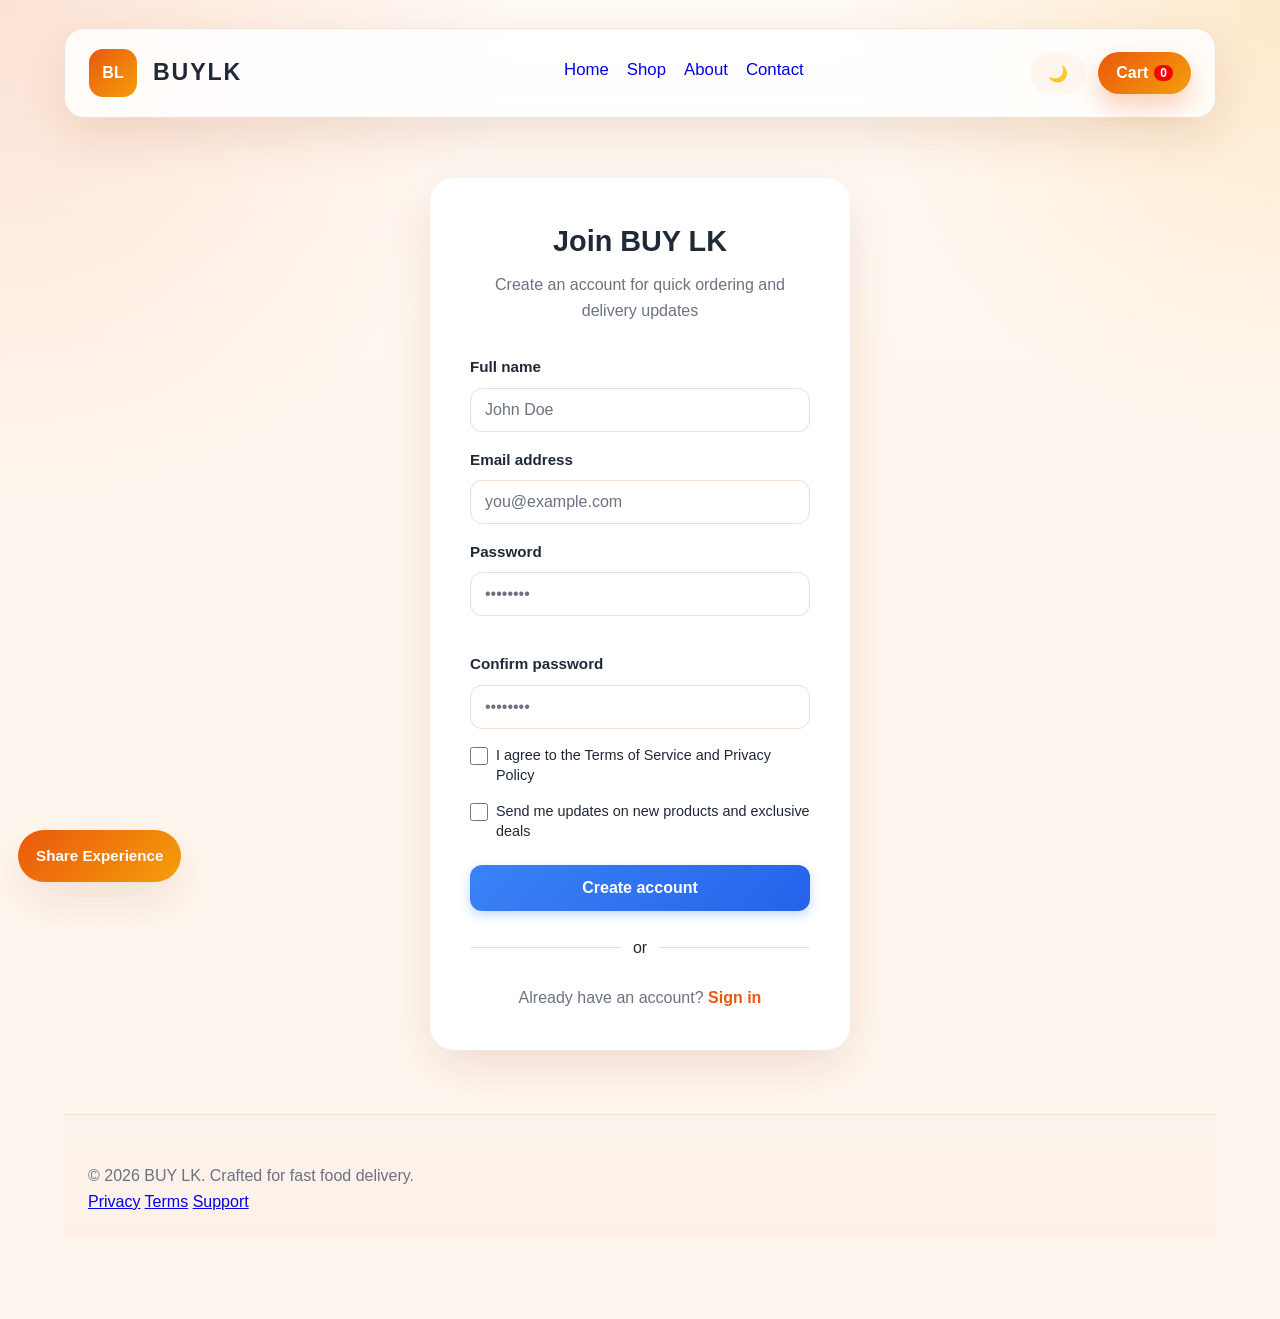
<file: front/signup.html>
<!DOCTYPE html>
<html lang="en">
  <head>
    <meta charset="UTF-8" />
    <meta name="viewport" content="width=device-width, initial-scale=1.0" />
    <title>BUY LK — Sign Up</title>
    <link rel="stylesheet" href="styles.css" />
    <style>
      .auth-container {
        max-width: 420px;
        margin: 60px auto;
        padding: 40px;
        background: var(--surface);
        border-radius: 24px;
        box-shadow: var(--shadow);
      }

      .auth-header {
        text-align: center;
        margin-bottom: 32px;
      }

      .auth-header h2 {
        font-size: 1.8rem;
        margin-bottom: 8px;
      }

      .auth-header p {
        color: var(--muted);
      }

      .auth-form {
        display: grid;
        gap: 16px;
      }

      .form-group {
        display: grid;
        gap: 8px;
      }

      .form-group label {
        font-weight: 600;
        font-size: 0.95rem;
      }

      .form-group input {
        padding: 12px 14px;
        border: 1px solid var(--border);
        border-radius: 12px;
        background: transparent;
        color: var(--text);
        font-size: 1rem;
        transition: border 0.2s ease;
      }

      .form-group input:focus {
        outline: none;
        border-color: var(--primary);
      }

      .form-group input::placeholder {
        color: var(--muted);
      }

      .auth-form button {
        padding: 14px 24px;
        border: none;
        border-radius: 12px;
        font-weight: 600;
        font-size: 1rem;
        cursor: pointer;
        margin-top: 8px;
        background: linear-gradient(135deg, #3b82f6 0%, #2563eb 100%);
        color: white;
        box-shadow: 0 4px 12px rgba(59, 130, 246, 0.3);
        transition: all 0.3s ease;
        position: relative;
        overflow: hidden;
      }

      .auth-form button::before {
        content: '';
        position: absolute;
        top: 50%;
        left: 50%;
        width: 0;
        height: 0;
        border-radius: 50%;
        background: rgba(255, 255, 255, 0.2);
        transform: translate(-50%, -50%);
        transition: width 0.6s, height 0.6s;
      }

      .auth-form button:hover::before {
        width: 300px;
        height: 300px;
      }

      .auth-form button:hover {
        transform: translateY(-2px);
        box-shadow: 0 6px 20px rgba(59, 130, 246, 0.4);
      }

      .auth-form button:active {
        transform: translateY(0);
        box-shadow: 0 2px 8px rgba(59, 130, 246, 0.3);
      }

      .auth-form button:disabled {
        background: linear-gradient(135deg, #9ca3af 0%, #6b7280 100%);
        cursor: not-allowed;
        box-shadow: none;
        transform: none;
      }

      .auth-form button span {
        position: relative;
        z-index: 1;
      }

      .auth-divider {
        display: flex;
        align-items: center;
        gap: 12px;
        margin: 24px 0;
      }

      .auth-divider::before,
      .auth-divider::after {
        content: "";
        flex: 1;
        height: 1px;
        background: var(--border);
      }

      .social-login {
        display: grid;
        grid-template-columns: 1fr 1fr;
        gap: 12px;
      }

      .social-btn {
        padding: 10px;
        border: 1px solid var(--border);
        border-radius: 12px;
        background: transparent;
        cursor: pointer;
        font-weight: 600;
        transition: background 0.2s ease;
      }

      .social-btn:hover {
        background: var(--bg);
      }

      .auth-footer {
        text-align: center;
        margin-top: 24px;
        color: var(--muted);
      }

      .auth-footer a {
        color: var(--primary);
        font-weight: 600;
        text-decoration: none;
      }

      .checkbox-group {
        display: flex;
        align-items: flex-start;
        gap: 8px;
      }

      .checkbox-group input {
        width: 18px;
        height: 18px;
        cursor: pointer;
        margin-top: 2px;
        flex-shrink: 0;
      }

      .checkbox-group label {
        margin: 0;
        cursor: pointer;
        font-size: 0.9rem;
        line-height: 1.4;
      }

      .error-message {
        color: #ef4444;
        font-size: 0.9rem;
        padding: 8px;
        background: rgba(239, 68, 68, 0.1);
        border-radius: 8px;
        display: none;
      }

      .error-message.show {
        display: block;
      }

      .password-strength {
        font-size: 0.85rem;
        margin-top: 4px;
        padding: 4px 0;
      }

      .strength-weak {
        color: #ef4444;
      }

      .strength-medium {
        color: #f59e0b;
      }

      .strength-strong {
        color: #10b981;
      }
    </style>
  </head>
  <body>
    <div class="app">
      <header class="topbar">
        <div class="brand">
          <span class="logo">BL</span>
          <span class="brand-name">BUYLK</span>
        </div>
        <nav class="nav">
          <a href="index.html">Home</a>
          <a href="shop.html">Shop</a>
          <a href="about.html">About</a>
          <a href="contact.html">Contact</a>
        </nav>
        <div class="actions">
          <button class="icon-btn" id="themeToggle" aria-label="Toggle theme">🌙</button>
          <button class="primary-btn" id="cartBtn">
            Cart <span id="cartCount">0</span>
          </button>
        </div>
      </header>

      <div class="auth-container">
        <div class="auth-header">
          <h2>Join BUY LK</h2>
          <p>Create an account for quick ordering and delivery updates</p>
        </div>

        <div id="errorMsg" class="error-message"></div>

        <form class="auth-form" id="signupForm">
          <div class="form-group">
            <label for="fullname">Full name</label>
            <input
              type="text"
              id="fullname"
              name="fullname"
              placeholder="John Doe"
              required
            />
          </div>

          <div class="form-group">
            <label for="email">Email address</label>
            <input
              type="email"
              id="email"
              name="email"
              placeholder="you@example.com"
              required
            />
          </div>

          <div class="form-group">
            <label for="password">Password</label>
            <input
              type="password"
              id="password"
              name="password"
              placeholder="••••••••"
              required
            />
            <div id="strengthMeter" class="password-strength"></div>
          </div>

          <div class="form-group">
            <label for="confirmPassword">Confirm password</label>
            <input
              type="password"
              id="confirmPassword"
              name="confirmPassword"
              placeholder="••••••••"
              required
            />
          </div>

          <div class="checkbox-group">
            <input type="checkbox" id="agreeTerms" name="agreeTerms" required />
            <label for="agreeTerms">
              I agree to the Terms of Service and Privacy Policy
            </label>
          </div>

          <div class="checkbox-group">
            <input type="checkbox" id="newsletter" name="newsletter" />
            <label for="newsletter">
              Send me updates on new products and exclusive deals
            </label>
          </div>

          <button type="submit" class="primary-btn">
            <span>Create account</span>
          </button>
        </form>

        <div class="auth-divider">or</div>

        <!-- <div class="social-login">
          <button type="button" class="social-btn" id="googleBtn">🔵 Google</button>
          <button type="button" class="social-btn" id="appleBtn">⬛ Apple</button>
        </div> -->

        <div class="auth-footer">
          Already have an account? <a href="login.html">Sign in</a>
        </div>
      </div>

      <footer class="footer">
        <p>© 2026 BUY LK. Crafted for fast food delivery.</p>
        <div class="footer-links">
          <a href="#">Privacy</a>
          <a href="#">Terms</a>
          <a href="#">Support</a>
        </div>
      </footer>
    </div>

    <aside class="cart-drawer" id="cartDrawer">
      <div class="cart-header">
        <h3>Your cart</h3>
        <button class="icon-btn" id="closeCart">✕</button>
      </div>
      <div class="cart-items" id="cartItems"></div>
      <div class="cart-summary">
        <div class="summary-row">
          <span>Subtotal</span>
          <span id=\"cartSubtotal\">USD 0.00</span>
        </div>
        <div class="summary-row">
          <span>Shipping</span>
          <span id=\"cartShipping\">USD 0.00</span>
        </div>
        <div class="summary-row total">
          <span>Total</span>
          <span id=\"cartTotal\">USD 0.00</span>
        </div>
        <button class="primary-btn" id="checkoutBtn">Checkout</button>
      </div>
    </aside>

    <div class="toast" id="toast"></div>

    <script src="api.js"></script>
    <script>
      const signupForm = document.getElementById("signupForm");
      const errorMsg = document.getElementById("errorMsg");
      const passwordInput = document.getElementById("password");
      const strengthMeter = document.getElementById("strengthMeter");

      const showToast = (message) => {
        const toast = document.getElementById("toast");
        if (!toast) return;
        toast.textContent = message;
        toast.classList.add("show");
        setTimeout(() => toast.classList.remove("show"), 2400);
      };

      const checkPasswordStrength = (password) => {
        let strength = "weak";
        if (password.length >= 8) {
          if (/[A-Z]/.test(password) && /[0-9]/.test(password)) {
            strength = "strong";
          } else if (/[A-Z]|[0-9]/.test(password)) {
            strength = "medium";
          }
        }
        return strength;
      };

      passwordInput.addEventListener("input", (e) => {
        const strength = checkPasswordStrength(e.target.value);
        const messages = {
          weak: "Weak password",
          medium: "Medium password",
          strong: "Strong password",
        };
        strengthMeter.textContent = messages[strength];
        strengthMeter.className = `password-strength strength-${strength}`;
      });

      signupForm.addEventListener("submit", async (e) => {
        e.preventDefault();
        const fullname = document.getElementById("fullname").value.trim();
        const email = document.getElementById("email").value.trim();
        const password = document.getElementById("password").value.trim();
        const confirmPassword = document.getElementById("confirmPassword").value.trim();
        const agreeTerms = document.getElementById("agreeTerms").checked;

        if (!fullname || !email || !password || !confirmPassword) {
          errorMsg.textContent = "Please fill in all required fields.";
          errorMsg.classList.add("show");
          return;
        }

        if (!email.includes("@")) {
          errorMsg.textContent = "Please enter a valid email address.";
          errorMsg.classList.add("show");
          return;
        }

        if (password.length < 6) {
          errorMsg.textContent = "Password must be at least 6 characters long.";
          errorMsg.classList.add("show");
          return;
        }

        if (password !== confirmPassword) {
          errorMsg.textContent = "Passwords do not match.";
          errorMsg.classList.add("show");
          return;
        }

        if (!agreeTerms) {
          errorMsg.textContent = "You must agree to the terms and conditions.";
          errorMsg.classList.add("show");
          return;
        }

        errorMsg.classList.remove("show");
        
        // Show loading state
        const submitBtn = signupForm.querySelector('button[type="submit"]');
        const originalText = submitBtn.textContent;
        submitBtn.textContent = "Creating account...";
        submitBtn.disabled = true;

        let response; // Declare outside try block
        try {
          // Use fullname as username
          response = await signupUser(fullname, email, password, confirmPassword);
          
          if (response.success) {
            // Don't auto-login - only show confirmation message
            showToast("Check your email to confirm your account before logging in!");
            
            // Redirect to login page after 2 seconds
            setTimeout(() => {
              window.location.href = "login.html";
            }, 2000);
          } else {
            errorMsg.textContent = response.data.message || "Sign up failed. Please try again.";
            errorMsg.classList.add("show");
          }
        } catch (error) {
          console.error('Signup error:', error);
          errorMsg.textContent = "An error occurred. Please try again.";
          errorMsg.classList.add("show");
        } finally {
          submitBtn.textContent = originalText;
          submitBtn.disabled = false;
        }
      });

      document.getElementById("googleBtn").addEventListener("click", () => {
        showToast("Google signup coming soon");
      });

      document.getElementById("appleBtn").addEventListener("click", () => {
        showToast("Apple signup coming soon");
      });

      // Cart functionality
      const cartCount = document.getElementById("cartCount");
      const cartBtn = document.getElementById("cartBtn");
      const cartDrawer = document.getElementById("cartDrawer");
      const closeCart = document.getElementById("closeCart");
      const checkoutBtn = document.getElementById("checkoutBtn");
      const cartItems = document.getElementById("cartItems");
      const cartSubtotal = document.getElementById("cartSubtotal");
      const cartShipping = document.getElementById("cartShipping");
      const cartTotal = document.getElementById("cartTotal");

      const cart = new Map(JSON.parse(localStorage.getItem("cart") || "[]"));

      const updateCounts = () => {
        if (cartCount) {
          cartCount.textContent = [...cart.values()].reduce((sum, qty) => sum + qty, 0);
        }
      };

      const renderCart = () => {
        if (!cartItems) return;
        const entries = [...cart.entries()];
        if (entries.length === 0) {
          cartItems.innerHTML = "<p>Your cart is empty.</p>";
          if (cartSubtotal) cartSubtotal.textContent = "USD 0.00";
          if (cartShipping) cartShipping.textContent = "USD 0.00";
          if (cartTotal) cartTotal.textContent = "USD 0.00";
          return;
        }

        let subtotal = 0;
        cartItems.innerHTML = entries
          .map(([id]) => `<div style="padding: 10px; border-bottom: 1px solid var(--border);">Item #${id}</div>`)
          .join("");

        if (cartSubtotal) cartSubtotal.textContent = "$" + subtotal.toFixed(2);
        if (cartShipping) cartShipping.textContent = subtotal > 200 ? "USD 0.00" : "USD 12.00";
        if (cartTotal) cartTotal.textContent = "$" + (subtotal + (subtotal > 200 ? 0 : 12)).toFixed(2);
      };

      if (cartBtn) {
        cartBtn.addEventListener("click", () => {
          if (cartDrawer) cartDrawer.classList.toggle("open");
        });
      }

      if (closeCart) {
        closeCart.addEventListener("click", () => {
          if (cartDrawer) cartDrawer.classList.remove("open");
        });
      }

      if (checkoutBtn) {
        checkoutBtn.addEventListener("click", () => {
          showToast("Checkout coming soon");
        });
      }

      const themeToggle = document.getElementById("themeToggle");
      const theme = localStorage.getItem("theme") || "light";
      document.documentElement.dataset.theme = theme;
      if (themeToggle) {
        themeToggle.textContent = theme === "dark" ? "☀️" : "🌙";
        themeToggle.addEventListener("click", () => {
          const newTheme = theme === "light" ? "dark" : "light";
          document.documentElement.dataset.theme = newTheme;
          localStorage.setItem("theme", newTheme);
          themeToggle.textContent = newTheme === "dark" ? "☀️" : "🌙";
        });
      }

      updateCounts();
      renderCart();
    </script>
  </body>
</html>
</file>
<file: front/styles.css>
:root {
  color-scheme: light;
  --bg: #fff7ef;
  --surface: #ffffff;
  --text: #1f2937;
  --muted: #6b7280;
  --primary: #ea580c;
  --secondary: #f59e0b;
  --accent: #16a34a;
  --border: #f2ddd0;
  --shadow: 0 18px 48px rgba(148, 74, 25, 0.14);
}

[data-theme="dark"] {
  color-scheme: dark;
  --bg: #111827;
  --surface: #1f2937;
  --text: #f9fafb;
  --muted: #cbd5e1;
  --primary: #fb923c;
  --secondary: #fbbf24;
  --accent: #4ade80;
  --border: #334155;
  --shadow: 0 18px 48px rgba(0, 0, 0, 0.35);
}

* {
  box-sizing: border-box;
  margin: 0;
  padding: 0;
}

body {
  font-family: -apple-system, BlinkMacSystemFont, 'Segoe UI', 'Roboto', 'Oxygen', 'Ubuntu', 'Cantarell', sans-serif;
  background: var(--bg);
  font-size: 1rem;
  font-weight: 500;
  line-height: 1.6;
  color: var(--text);
  min-height: 100vh;
  overflow-x: hidden;
  background-image:
    radial-gradient(circle at top left, rgba(234, 88, 12, 0.14), transparent 28%),
    radial-gradient(circle at top right, rgba(245, 158, 11, 0.18), transparent 24%),
    linear-gradient(180deg, rgba(255, 255, 255, 0.4), transparent 30%);
}

@keyframes fadeUp {
  from {
    opacity: 0;
    transform: translateY(14px);
  }
  to {
    opacity: 1;
    transform: translateY(0);
  }
}

[data-theme="dark"] body {
  background-image:
    radial-gradient(circle at top left, rgba(251, 146, 60, 0.2), transparent 30%),
    radial-gradient(circle at top right, rgba(74, 222, 128, 0.14), transparent 28%),
    linear-gradient(180deg, rgba(15, 23, 42, 0.45), transparent 34%);
}
.app {
  max-width: 1200px;
  margin: 0 auto;
  padding: 28px 24px 80px;
}

@import url('https://fonts.googleapis.com/css2?family=Playfair+Display:wght@600;700&display=swap');

.topbar {
  display: grid;
  grid-template-columns: 1.6fr 2fr 1.2fr;
  gap: 24px;
  align-items: center;
  background: rgba(255, 255, 255, 0.85);
  padding: 20px 24px;
  border-radius: 20px;
  box-shadow: var(--shadow);
  backdrop-filter: blur(12px);
  border: 1px solid rgba(242, 221, 208, 0.9);
  position: sticky;
  top: 20px;
  z-index: 10;
  animation: fadeUp 0.6s ease-out both;
}

.brand {
  display: flex;
  gap: 16px;
  align-items: center;
}

.brand h1 {
  font-family: 'Playfair Display', 'Segoe UI', serif;
  font-size: 1.8rem;
  font-weight: 700;
  letter-spacing: 0.08em;
}

.brand-name {
  font-size: 1.45rem;
  font-weight: 700;
  letter-spacing: 0.08em;
  color: var(--text);
}

.logo {
  width: 48px;
  height: 48px;
  border-radius: 14px;
  background: linear-gradient(135deg, var(--primary), var(--secondary));
  display: grid;
  place-items: center;
  font-weight: 700;
  color: white;
  
}

.logo-img {
  width: 48px;
  height: 48px;
  border-radius: 14px;
  object-fit: cover;
  object-position: center;
  background-color: #3c96c0;
  box-shadow: 0 8px 18px rgba(0, 0, 0, 0.15);
}

.nav {
  display: flex;
  gap: 18px;
  justify-content: center;
  font-weight: 500;
  font-size: 1.05rem;
  align-items: center;
}

.hero-content > * {
  opacity: 0;
  animation: fadeUp 0.7s ease-out forwards;
}

.hero-content > *:nth-child(1) { animation-delay: 0.05s; }
.hero-content > *:nth-child(2) { animation-delay: 0.12s; }
.hero-content > *:nth-child(3) { animation-delay: 0.2s; }
.hero-content > *:nth-child(4) { animation-delay: 0.28s; }
.hero-content > *:nth-child(5) { animation-delay: 0.36s; }

.hero-card {
  animation: fadeUp 0.7s ease-out 0.18s both;
}

.nav a {
  padding-bottom: 4px;
  border-bottom: 2px solid transparent;
  text-decoration: none;
}

.nav a:hover {
  border-color: var(--primary);
}

.nav-cart {
  border: none;
  background: none;
  cursor: pointer;
  font-weight: 600;
  padding: 8px 16px;
  border-radius: 8px;
  transition: all 0.2s ease;
  display: flex;
  align-items: center;
  gap: 6px;
  color: var(--text);
  position: relative;
}

.nav-cart:hover {
  background: rgba(109, 93, 252, 0.1);
}

.nav-cart span {
  position: absolute;
  top: -8px;
  right: -8px;
  min-width: 20px;
  height: 20px;
  background: #ef4444;
  border-radius: 999px;
  font-size: 0.7rem;
  font-weight: 700;
  display: flex;
  align-items: center;
  justify-content: center;
  color: white;
}

.actions {
  display: flex;
  gap: 12px;
  justify-content: flex-end;
  align-items: center;
}

.menu-toggle {
  display: none;
  width: 44px;
  height: 44px;
  border-radius: 12px;
  border: 1px solid var(--border);
  background: var(--bg);
  align-items: center;
  justify-content: center;
  gap: 4px;
  cursor: pointer;
  transition: transform 0.2s ease, box-shadow 0.2s ease;
}

.menu-toggle span {
  display: block;
  width: 20px;
  height: 2px;
  background: var(--text);
  border-radius: 999px;
  transition: transform 0.2s ease, opacity 0.2s ease;
}

.menu-toggle.active span:nth-child(1) {
  transform: translateY(6px) rotate(45deg);
}

.menu-toggle.active span:nth-child(2) {
  opacity: 0;
}

.menu-toggle.active span:nth-child(3) {
  transform: translateY(-6px) rotate(-45deg);
}

.auth-links {
  display: flex;
  gap: 8px;
  align-items: center;
}

.auth-links .ghost-btn,
.auth-links .primary-btn {
  padding: 10px 18px;
  font-size: 0.95rem;
  letter-spacing: 0.2px;
  border-radius: 999px;
  white-space: nowrap;
  line-height: 1;
  text-decoration: none;
}

.auth-links .ghost-btn {
  background: rgba(255, 255, 255, 0.04);
  border: 1px solid rgba(255, 255, 255, 0.2);
  color: var(--text);
  backdrop-filter: blur(6px);
}

.auth-links .primary-btn {
  background: linear-gradient(135deg, #ea580c 0%, #f59e0b 100%);
  box-shadow: 0 10px 22px rgba(234, 88, 12, 0.28);
}

.auth-links .ghost-btn:hover,
.auth-links .primary-btn:hover {
  transform: translateY(-2px);
  box-shadow: 0 12px 26px rgba(15, 23, 42, 0.2);
}

.user-menu {
  display: flex;
  gap: 8px;
  align-items: center;
}

.icon-btn,
.primary-btn,
.ghost-btn {
  border: none;
  cursor: pointer;
  border-radius: 999px;
  padding: 12px 18px;
  font-weight: 600;
  font-size: 1rem;
  transition: transform 0.2s ease, box-shadow 0.2s ease, background 0.2s ease;
}

#cartBtn {
  width: auto;
  height: auto;
  padding: 12px 18px;
  border-radius: 999px;
  display: inline-flex;
  align-items: center;
  justify-content: center;
  gap: 6px;
  font-size: 1rem;
  
}

#cartBtn::before {
  content: "";
  display: none;
  
}

#cartBtn span {
  font-size: 0.75rem;
  background: rgba(240, 0, 0, 0.966);
  padding: 2px 6px;
  border-radius: 999px;
  line-height: 1;
}

.icon-btn {
  background: var(--bg);
}

.icon-btn i {
  font-size: 1.2rem;
  margin-right: 8px;
  vertical-align: -3px;
  display: inline-block;
}

#themeToggle i,
#wishlistBtn i {
  color: inherit;
}

#cartBtn i,
.primary-btn i {
  font-size: 1.1rem;
  margin-right: 8px;
  vertical-align: -2px;
  display: inline-block;
}

[data-theme="dark"] #themeToggle {
  border-color: white;
  color: white;
}

.primary-btn {
  background: linear-gradient(135deg, var(--primary), var(--secondary));
  color: white;
  box-shadow: 0 12px 26px rgba(234, 88, 12, 0.28);
}

.ghost-btn {
  background: transparent;
  border: 1px solid var(--border);
}

.icon-btn:hover,
.primary-btn:hover,
.ghost-btn:hover {
  transform: translateY(-2px);
  box-shadow: 0 12px 32px rgba(15, 23, 42, 0.18);
}

.hero {
  display: grid;
  grid-template-columns: repeat(auto-fit, minmax(280px, 1fr));
  gap: 32px;
  margin: 28px 0 36px;
  align-items: center;
  background: linear-gradient(135deg, rgba(255, 255, 255, 0.92), rgba(255, 247, 239, 0.92));
  border: 1px solid rgba(242, 221, 208, 0.9);
  border-radius: 32px;
  padding: 36px;
  box-shadow: var(--shadow);
  position: relative;
  overflow: hidden;
}

.hero-side {
  display: grid;
  gap: 18px;
  align-content: start;
}

.hero::before {
  content: "";
  position: absolute;
  inset: auto -80px -110px auto;
  width: 260px;
  height: 260px;
  background: radial-gradient(circle, rgba(245, 158, 11, 0.24), transparent 68%);
  pointer-events: none;
}

.hero::after {
  content: "";
  position: absolute;
  inset: -40px auto auto -60px;
  width: 220px;
  height: 220px;
  background: radial-gradient(circle, rgba(234, 88, 12, 0.12), transparent 70%);
  pointer-events: none;
}

.hero-content {
  display: grid;
  gap: 16px;
  z-index: 1;
  position: relative;
  padding: 28px;
  border-radius: 26px;
  background:
    radial-gradient(circle at top left, rgba(17, 24, 39, 0.96), rgba(17, 24, 39, 0.52) 40%, rgba(17, 24, 39, 0) 70%),
    linear-gradient(135deg, rgba(31, 41, 55, 0.88) 0%, rgba(31, 41, 55, 0.55) 45%, rgba(15, 23, 42, 0.26) 100%),
    url("assests/eCommerce2.jpg");
  background-size: cover;
  background-position: center;
  background-repeat: no-repeat;
  overflow: hidden;
}

.hero-description {
  color: #f8fafc;
}

.hero-headline {
  display: flex;
  flex-wrap: wrap;
  gap: 0.4ch;
  color: #f8fafc;
  background: none;
  -webkit-text-fill-color: #f8fafc;
}

.hero-headline span {
  display: inline-block;
  opacity: 0;
  transform: translateY(12px);
  animation: wordReveal 0.2s ease forwards;
  animation-delay: calc(var(--i) * 0.2s);
  background: linear-gradient(120deg, #fbbf24 0%, #f59e0b 55%, #fb923c 100%);
  -webkit-background-clip: text;
  background-clip: text;
  color: transparent;
  -webkit-text-fill-color: transparent;
}

@keyframes wordReveal {
  to {
    opacity: 1;
    transform: translateY(0);
  }
}

@keyframes panelRise {
  from {
    opacity: 0;
    transform: translateY(18px);
  }
  to {
    opacity: 1;
    transform: translateY(0);
  }
}

.hero-card-animated {
  opacity: 0;
  animation: panelRise 0.65s ease-out 0.2s forwards;
}

.hero-deals-animated {
  opacity: 0;
  animation: panelRise 0.65s ease-out 0.35s forwards;
}

.hero-content::before {
  content: "";
  position: absolute;
  top: -60px;
  left: -60px;
  width: 220px;
  height: 220px;
  background: radial-gradient(circle, rgba(255, 255, 255, 0.95), rgba(255, 255, 255, 0));
  pointer-events: none;
  z-index: 0;
}

.hero-content > * {
  position: relative;
  z-index: 1;
}

.hero-content p {
  color: #f8fafc;
}

.hero-stats strong {
  background: linear-gradient(120deg, #fbbf24 0%, #f59e0b 55%, #fb923c 100%);
  -webkit-background-clip: text;
  background-clip: text;
  color: transparent;
  -webkit-text-fill-color: transparent;
}

.hero-stats span {
  color: #f8fafc;
}


.hero h2 {
  font-size: clamp(2.5rem, 4vw, 3.8rem);
  font-weight: 700;
  line-height: 1.2;
  background: linear-gradient(120deg, #ea580c 0%, #f59e0b 45%, #fb923c 100%);
  -webkit-background-clip: text;
  background-clip: text;
  color: transparent;
}

.badge {
  background: rgba(234, 88, 12, 0.12);
  color: var(--primary);
  font-weight: 600;
  font-size: 0.95rem;
  padding: 8px 16px;
  border-radius: 999px;
  width: fit-content;
}

.hero-actions {
  display: flex;
  gap: 12px;
  flex-wrap: wrap;
}

.hero-actions .ghost-btn {
  color: #f8fafc;
  border-color: rgba(248, 250, 252, 0.35);
}

.hero-actions .ghost-btn:hover {
  background: rgba(248, 250, 252, 0.12);
}

.hero-stats {
  display: flex;
  gap: 24px;
  flex-wrap: wrap;
}

.hero-stats strong {
  display: block;
  font-size: 1.6rem;
  font-weight: 700;
}

.hero-card {
  background: linear-gradient(180deg, rgba(255, 255, 255, 0.98), rgba(255, 248, 242, 0.98));
  padding: 24px;
  border-radius: 28px;
  box-shadow: var(--shadow);
  display: grid;
  gap: 18px;
  border: 1px solid rgba(242, 221, 208, 0.95);
  z-index: 1;
}

.hero-card-header {
  display: flex;
  justify-content: space-between;
  font-weight: 600;
}

.timer {
  color: var(--accent);
}

.hero-card-body h3,
.deal-card h3,
.about h3,
.about h4,
.categories h3 {
  letter-spacing: 0.01em;
}

.hero-card-body p,
.deal-card p,
.about p,
.footer p {
  color: var(--muted);
}

.hero-deals-strip {
  display: grid;
  gap: 14px;
  padding: 20px 22px;
  border-radius: 20px;
  background: rgba(255, 255, 255, 0.75);
  border: 1px solid rgba(242, 221, 208, 0.9);
  box-shadow: var(--shadow);
}

.hero-deals-strip h4 {
  font-size: 1.2rem;
  font-weight: 700;
}

.hero-deals-strip p {
  color: var(--muted);
  margin-top: 4px;
}

.hero-deals-strip ul {
  list-style: none;
  display: grid;
  grid-template-columns: repeat(auto-fit, minmax(200px, 1fr));
  gap: 12px;
  padding: 0;
  margin: 0;
}

.hero-deals-strip li {
  display: flex;
  justify-content: space-between;
  align-items: center;
  gap: 12px;
  padding: 10px 12px;
  border-radius: 14px;
  background: rgba(255, 255, 255, 0.9);
  border: 1px solid var(--border);
  font-size: 0.95rem;
}

.hero-deals-strip span {
  color: var(--text);
  font-weight: 600;
}

.hero-deals-strip strong {
  color: var(--primary);
  font-weight: 700;
}

[data-theme="dark"] .hero-deals-strip {
  background: rgba(17, 24, 39, 0.85);
  border-color: rgba(51, 65, 85, 0.9);
}

[data-theme="dark"] .hero-deals-strip li {
  background: rgba(30, 41, 59, 0.95);
  border-color: rgba(51, 65, 85, 0.9);
}


.progress {
  width: 100%;
  height: 8px;
  background: var(--bg);
  border-radius: 999px;
  overflow: hidden;
}

.progress-fill {
  height: 100%;
  background: linear-gradient(90deg, var(--accent), var(--primary));
  width: 72%;
  transition: width 0.4s ease;
}

.controls {
  display: flex;
  flex-wrap: wrap;
  gap: 16px;
  align-items: center;
  justify-content: space-between;
  margin: 16px 0 24px;
  padding: 18px;
  background: rgba(255, 255, 255, 0.75);
  border: 1px solid rgba(242, 221, 208, 0.85);
  border-radius: 22px;
  box-shadow: var(--shadow);
}

.search {
  display: flex;
  gap: 8px;
  align-items: center;
  background: var(--surface);
  padding: 8px 12px;
  border-radius: 12px;
  box-shadow: var(--shadow);
  flex: 1;
  border: 1px solid var(--border);
}

.search input {
  border: none;
  outline: none;
  background: transparent;
  width: 100%;
  font-size: 1rem;
  color: var(--text);
}

.filters {
  display: flex;
  gap: 12px;
}

.filters select {
  padding: 10px 14px;
  border-radius: 999px;
  border: 1px solid var(--border);
  background: var(--surface);
  color: var(--text);
}

.products {
  display: grid;
  grid-template-columns: repeat(auto-fit, minmax(240px, 1fr));
  gap: 24px;
}

.product-card {
  background: var(--surface);
  padding: 18px;
  border-radius: 24px;
  box-shadow: var(--shadow);
  display: grid;
  gap: 12px;
  position: relative;
  overflow: hidden;
  border: 1px solid rgba(242, 221, 208, 0.85);
  transition: transform 0.25s ease, box-shadow 0.25s ease;
}

.product-card:hover {
  transform: translateY(-4px);
  box-shadow: 0 20px 50px rgba(148, 74, 25, 0.18);
}

.product-card img {
  width: 100%;
  border-radius: 16px;
  height: 180px;
  object-fit: cover;
}

.product-card h4 {
  font-size: 1.25rem;
  font-weight: 600;
}

.product-meta {
  display: flex;
  justify-content: space-between;
  align-items: center;
}
.account-hero {
  display: grid;
  grid-template-columns: repeat(auto-fit, minmax(240px, 1fr));
  gap: 24px;
  margin: 30px 0 24px;
  padding: 28px;
  border-radius: 24px;
  background: linear-gradient(135deg, rgba(255, 255, 255, 0.92), rgba(255, 247, 239, 0.92));
  border: 1px solid rgba(242, 221, 208, 0.9);
  box-shadow: var(--shadow);
}
.account-quick-stats {
  display: grid;
  grid-template-columns: repeat(auto-fit, minmax(160px, 1fr));
  gap: 16px;
}
.stat-card {
  background: var(--surface);
  border: 1px solid var(--border);
  border-radius: 16px;
  padding: 16px;
  text-align: center;
  display: grid;
  gap: 6px;
}
.stat-card strong {
  font-size: 1.6rem;
  font-weight: 700;
  color: var(--primary);
}
.account-gate {
  margin: 24px 0 32px;
  padding: 32px;
  border-radius: 22px;
  background: var(--surface);
  border: 1px solid var(--border);
  box-shadow: var(--shadow);
  text-align: center;
}
.account-grid {
  display: grid;
  grid-template-columns: 1fr;
  gap: 24px;
}
.account-card {
  background: var(--surface);
  border: 1px solid var(--border);
  border-radius: 22px;
  padding: 24px;
  box-shadow: var(--shadow);
  display: grid;
  gap: 18px;
}

[data-theme="dark"] .account-hero {
  background: linear-gradient(135deg, rgba(30, 41, 59, 0.96), rgba(15, 23, 42, 0.98));
  border-color: rgba(51, 65, 85, 0.9);
}

[data-theme="dark"] .account-hero h2,
[data-theme="dark"] .account-hero p,
[data-theme="dark"] .account-hero .badge {
  color: var(--text);
}

[data-theme="dark"] .account-hero .badge {
  background: rgba(251, 146, 60, 0.14);
  border: 1px solid rgba(251, 146, 60, 0.3);
}

[data-theme="dark"] .account-card,
[data-theme="dark"] .account-gate,
[data-theme="dark"] .stat-card {
  background: linear-gradient(180deg, rgba(30, 41, 59, 0.98), rgba(17, 24, 39, 0.98));
  border-color: rgba(51, 65, 85, 0.9);
}

[data-theme="dark"] .account-card h3,
[data-theme="dark"] .account-gate h3,
[data-theme="dark"] .account-card p,
[data-theme="dark"] .account-gate p,
[data-theme="dark"] .account-card label,
[data-theme="dark"] .stat-card span {
  color: var(--text);
}

[data-theme="dark"] .account-form .hint {
  color: var(--muted);
}

[data-theme="dark"] .stat-card strong {
  color: #fdba74;
}

.account-form .form-grid {
  display: grid;
  grid-template-columns: repeat(auto-fit, minmax(220px, 1fr));
  gap: 16px;
}
.account-form .form-actions {
  display: flex;
  flex-wrap: wrap;
  gap: 12px;
  margin-top: 12px;
}
.account-form textarea {
  width: 100%;
  min-height: 120px;
  resize: vertical;
  padding: 14px 16px;
  border: 1px solid var(--border);
  border-radius: 12px;
  background: var(--bg);
  color: var(--text);
  font-size: 1rem;
  font-family: inherit;
  line-height: 1.5;
  transition: border 0.2s ease, background 0.2s ease;
}

.account-form textarea:focus {
  outline: none;
  border-color: var(--primary);
  background: var(--surface);
}
.account-form textarea::placeholder {
  color: var(--muted);
}
.account-form .hint {
  display: block;
  font-size: 0.8rem;
  color: var(--muted);
  margin-top: 6px;
}
@media (max-width: 768px) {
  .account-hero {
    padding: 22px;
  }
  .account-card {
    padding: 20px;
  }
}

.rating {
  color: #facc15;
  font-weight: 600;
}

.price {
  font-weight: 700;
  font-size: 1.35rem;
}

.product-actions {
  display: flex;
  justify-content: space-between;
  gap: 8px;
}

.tag {
  position: absolute;
  top: 16px;
  left: 16px;
  background: rgba(31, 41, 55, 0.72);
  color: white;
  padding: 6px 14px;
  border-radius: 999px;
  font-size: 0.9rem;
  font-weight: 600;
}

.split {
  margin: 48px 0;
  display: grid;
  grid-template-columns: repeat(auto-fit, minmax(240px, 1fr));
  gap: 20px;
}

.deal-card {
  background: var(--surface);
  padding: 24px;
  border-radius: 24px;
  box-shadow: var(--shadow);
  display: grid;
  gap: 12px;
  border: 1px solid rgba(242, 221, 208, 0.85);
}

.deal-card.highlight {
  border: 1px solid rgba(234, 88, 12, 0.35);
  background: linear-gradient(180deg, rgba(255, 248, 242, 0.98), rgba(255, 255, 255, 0.98));
}

.categories {
  display: grid;
  gap: 16px;
  margin: 48px 0;
  background: linear-gradient(180deg, rgba(255, 255, 255, 0.86), rgba(255, 247, 239, 0.88));
  border: 1px solid rgba(242, 221, 208, 0.85);
  border-radius: 28px;
  padding: 24px;
  box-shadow: var(--shadow);
}

.category-grid {
  display: grid;
  grid-template-columns: repeat(auto-fit, minmax(200px, 1fr));
  gap: 12px;
}

.category-grid button {
  background: linear-gradient(135deg, rgba(255, 255, 255, 0.98), rgba(255, 247, 239, 0.98));
  border-radius: 20px;
  padding: 18px;
  font-weight: 600;
  border: 1px solid rgba(242, 221, 208, 0.95);
  min-height: 96px;
  box-shadow: 0 10px 22px rgba(148, 74, 25, 0.08);
  text-align: left;
  display: flex;
  align-items: end;
}

.service-card {
  background: linear-gradient(135deg, rgba(255, 255, 255, 0.98), rgba(255, 247, 239, 0.98));
  border-radius: 20px;
  padding: 28px 20px;
  font-weight: 600;
  border: 1px solid rgba(242, 221, 208, 0.95);
  min-height: 220px;
  box-shadow: 0 10px 22px rgba(148, 74, 25, 0.08);
  text-align: center;
  display: flex;
  flex-direction: column;
  align-items: center;
  justify-content: center;
  gap: 12px;
  transition: transform 0.3s ease, box-shadow 0.3s ease, border-color 0.3s ease;
}

.service-card:hover {
  transform: translateY(-6px);
  box-shadow: 0 18px 36px rgba(148, 74, 25, 0.16);
  border-color: var(--primary);
}

.service-icon {
  font-size: 3.2rem;
  line-height: 1;
  display: flex;
  align-items: center;
  justify-content: center;
  height: 80px;
  width: 80px;
  background: linear-gradient(135deg, rgba(234, 88, 12, 0.1), rgba(245, 158, 11, 0.08));
  border-radius: 16px;
}

.service-card h4 {
  font-size: 1.3rem;
  color: var(--text);
  margin: 8px 0 4px 0;
  font-weight: 700;
}

.service-card p {
  font-size: 0.95rem;
  color: var(--muted);
  font-weight: 500;
  line-height: 1.5;
  margin: 0;
}

.about {
  background: linear-gradient(135deg, rgba(255, 255, 255, 0.98), rgba(255, 248, 242, 0.98));
  padding: 32px;
  border-radius: 28px;
  box-shadow: var(--shadow);
  display: grid;
  grid-template-columns: repeat(auto-fit, minmax(260px, 1fr));
  gap: 20px;
  margin-bottom: 48px;
  border: 1px solid rgba(242, 221, 208, 0.85);
}

.newsletter form {
  display: flex;
  gap: 10px;
  flex-wrap: wrap;
}

.newsletter input {
  flex: 1;
  padding: 10px 14px;
  border-radius: 999px;
  border: 1px solid var(--border);
  background: transparent;
  color: var(--text);
}

.newsletter textarea {
  flex: 1;
  padding: 12px 14px;
  border-radius: 16px;
  border: 1px solid var(--border);
  background: transparent;
  color: var(--text);
  font: inherit;
  min-height: 120px;
}

.footer {
  width: 100%;
  background: linear-gradient(180deg, rgba(31, 41, 55, 0.02), rgba(234, 88, 12, 0.04));
  border-top: 1px solid rgba(242, 221, 208, 0.9);
  margin-top: 64px;
  padding: 48px 24px 24px;
  color: var(--text);
}

.footer-content {
  max-width: 1200px;
  margin: 0 auto;
  display: grid;
  grid-template-columns: repeat(auto-fit, minmax(240px, 1fr));
  gap: 32px;
  margin-bottom: 32px;
}

.footer-section h3 {
  font-size: 1.5rem;
  font-weight: 700;
  margin-bottom: 16px;
  margin-top: 0;
  line-height: 1.2;
  color: var(--text);
}

.footer-section h4 {
  font-size: 1.1rem;
  font-weight: 600;
  margin-bottom: 14px;
  color: var(--text);
}

.footer-section p {
  color: var(--muted);
  font-size: 0.95rem;
  line-height: 1.6;
  margin-bottom: 12px;
}

.footer-section ul {
  list-style: none;
  display: grid;
  gap: 8px;
}

.footer-section ul li {
  color: var(--muted);
}

.footer-section ul li a {
  color: var(--muted);
  text-decoration: none;
  font-weight: 500;
  transition: color 0.2s ease;
}

.footer-section ul li a:hover {
  color: var(--primary);
}

.social-links {
  display: flex;
  gap: 12px;
  margin-top: 16px;
}

.social-icon {
  width: 40px;
  height: 40px;
  display: flex;
  align-items: center;
  justify-content: center;
  background: linear-gradient(135deg, var(--primary), var(--secondary));
  color: white;
  border-radius: 8px;
  text-decoration: none;
  font-weight: 700;
  font-size: 1.1rem;
  transition: transform 0.2s ease, box-shadow 0.2s ease;
  border: none;
}

.social-icon:hover {
  transform: translateY(-3px);
  box-shadow: 0 6px 16px rgba(234, 88, 12, 0.3);
}

.contact-info {
  font-size: 0.95rem;
}

.contact-icon {
  display: inline-flex;
  align-items: center;
  justify-content: center;
  width: 20px;
  height: 20px;
  margin-right: 8px;
  color: var(--primary);
  font-weight: 600;
}

.footer-newsletter {
  display: flex;
  flex-direction: column;
  gap: 8px;
}

.footer-newsletter input {
  padding: 12px 16px;
  border: 1px solid var(--border);
  border-radius: 8px;
  background: var(--bg);
  color: var(--text);
  font-size: 0.95rem;
}

.footer-newsletter input:focus {
  outline: none;
  border-color: var(--primary);
  box-shadow: 0 0 0 3px rgba(234, 88, 12, 0.1);
}

.footer-newsletter button {
  padding: 12px 24px;
}

.footer-divider {
  height: 1px;
  background: rgba(242, 221, 208, 0.5);
  margin-bottom: 24px;
  max-width: 1200px;
  margin-left: auto;
  margin-right: auto;
}

.footer-bottom {
  max-width: 1200px;
  margin: 0 auto;
  display: flex;
  justify-content: space-between;
  align-items: center;
  flex-wrap: wrap;
  gap: 16px;
  color: var(--muted);
  font-size: 0.9rem;
}

.footer-legal {
  display: flex;
  gap: 12px;
  align-items: center;
}

.footer-legal a {
  color: var(--muted);
  text-decoration: none;
  transition: color 0.2s ease;
}

.footer-legal a:hover {
  color: var(--primary);
}

.footer-legal span {
  color: var(--muted);
}

@media (max-width: 768px) {
  .footer {
    padding: 40px 16px 20px;
  }

  .footer-content {
    grid-template-columns: repeat(2, 1fr);
    gap: 24px;
  }
  
  .footer-bottom {
    flex-direction: column;
    text-align: center;
    padding: 0 16px;
  }
}

[data-theme="dark"] .topbar {
  background: rgba(17, 24, 39, 0.88);
  border-color: rgba(51, 65, 85, 0.9);
}

[data-theme="dark"] .hero {
  background: linear-gradient(135deg, rgba(31, 41, 55, 0.92), rgba(17, 24, 39, 0.94));
  border-color: rgba(51, 65, 85, 0.9);
}

[data-theme="dark"] .hero-card {
  background: linear-gradient(180deg, rgba(30, 41, 59, 0.98), rgba(17, 24, 39, 0.98));
  border-color: rgba(51, 65, 85, 0.9);
}

[data-theme="dark"] .controls {
  background: rgba(17, 24, 39, 0.75);
  border-color: rgba(51, 65, 85, 0.9);
}

[data-theme="dark"] .deal-card.highlight {
  background: linear-gradient(180deg, rgba(30, 41, 59, 0.98), rgba(17, 24, 39, 0.98));
  border-color: rgba(251, 146, 60, 0.45);
}

[data-theme="dark"] .categories {
  background: linear-gradient(180deg, rgba(30, 41, 59, 0.88), rgba(17, 24, 39, 0.9));
  border-color: rgba(51, 65, 85, 0.9);
}

[data-theme="dark"] .category-grid button {
  background: linear-gradient(135deg, rgba(30, 41, 59, 0.98), rgba(17, 24, 39, 0.98));
  border-color: rgba(51, 65, 85, 0.9);
}

[data-theme="dark"] .service-card {
  background: linear-gradient(135deg, rgba(30, 41, 59, 0.98), rgba(17, 24, 39, 0.98));
  border-color: rgba(51, 65, 85, 0.9);
}

[data-theme="dark"] .service-card:hover {
  border-color: rgba(251, 146, 60, 0.6);
  box-shadow: 0 18px 36px rgba(0, 0, 0, 0.4);
}

[data-theme="dark"] .service-icon {
  background: linear-gradient(135deg, rgba(251, 146, 60, 0.15), rgba(245, 158, 11, 0.1));
}

[data-theme="dark"] .about {
  background: linear-gradient(135deg, rgba(30, 41, 59, 0.98), rgba(17, 24, 39, 0.98));
  border-color: rgba(51, 65, 85, 0.9);
}

[data-theme="dark"] .site-reviews {
  background: linear-gradient(135deg, rgba(30, 41, 59, 0.96), rgba(15, 23, 42, 0.98));
  border-color: rgba(51, 65, 85, 0.9);
}

[data-theme="dark"] .site-reviews-summary,
[data-theme="dark"] .site-reviews-panel .review-form-container,
[data-theme="dark"] .site-reviews-panel .reviews-list {
  background: linear-gradient(180deg, rgba(30, 41, 59, 0.98), rgba(17, 24, 39, 0.98));
  border-color: rgba(51, 65, 85, 0.9);
}

[data-theme="dark"] .site-reviews-intro h3,
[data-theme="dark"] .site-reviews-intro p,
[data-theme="dark"] .site-rating-number,
[data-theme="dark"] .site-reviews-panel .no-reviews {
  color: var(--text);
}

[data-theme="dark"] .site-reviews .badge {
  color: var(--secondary);
  background: rgba(251, 146, 60, 0.14);
  border: 1px solid rgba(251, 146, 60, 0.25);
}

[data-theme="dark"] .site-reviews .review-item {
  background: rgba(15, 23, 42, 0.85);
}

[data-theme="dark"] .site-reviews-panel .reviews-list::-webkit-scrollbar-track {
  background: rgba(51, 65, 85, 0.55);
}

[data-theme="dark"] .footer {
  background: linear-gradient(180deg, rgba(17, 24, 39, 0.9), rgba(30, 41, 55, 0.7));
  border-top-color: rgba(51, 65, 85, 0.8);
}

[data-theme="dark"] .footer-divider {
  background: rgba(51, 65, 85, 0.6);
}

.cart-drawer {
  position: fixed;
  right: 24px;
  top: 24px;
  width: min(360px, 90vw);
  background: var(--surface);
  border-radius: 24px;
  padding: 20px;
  box-shadow: var(--shadow);
  transform: translateX(120%);
  transition: transform 0.3s ease;
  z-index: 20;
}

.cart-drawer.open {
  transform: translateX(0);
}

.cart-header {
  display: flex;
  justify-content: space-between;
  align-items: center;
}

.cart-items {
  margin: 16px 0;
  display: grid;
  gap: 12px;
  max-height: 260px;
  overflow: auto;
}

.cart-item {
  display: grid;
  grid-template-columns: 1fr auto;
  gap: 12px;
  align-items: center;
  border-bottom: 1px solid var(--border);
  padding-bottom: 10px;
}

.cart-item h5 {
  font-size: 1.1rem;
  font-weight: 600;
}

.cart-item-controls {
  display: flex;
  align-items: center;
  gap: 8px;
}

.cart-summary {
  display: grid;
  gap: 8px;
}

.summary-row {
  display: flex;
  justify-content: space-between;
}

.summary-row.total {
  font-weight: 700;
  font-size: 1.3rem;
}

.toast {
  position: fixed;
  bottom: 92px;
  right: 24px;
  background: var(--surface);
  padding: 14px 20px;
  border-radius: 12px;
  box-shadow: var(--shadow);
  opacity: 0;
  transform: translateY(12px);
  transition: all 0.3s ease;
  z-index: 1400;
}

.toast.show {
  opacity: 1;
  transform: translateY(0);
}

@media (max-width: 960px) {
  .topbar {
    grid-template-columns: 1fr;
  }

  .nav {
    justify-content: flex-start;
    flex-wrap: wrap;
  }

  .actions {
    justify-content: flex-start;
  }

  .hero-side {
    grid-column: 1 / -1;
  }
}

@media (max-width: 640px) {
  .topbar {
    grid-template-columns: 1fr auto;
    gap: 12px;
    padding: 16px 18px;
  }

  .brand p {
    display: none;
  }

  .menu-toggle {
    display: inline-flex;
  }

  .nav,
  .actions {
    display: none;
    grid-column: 1 / -1;
    width: 100%;
  }

  body.mobile-menu-open .nav {
    display: flex;
    flex-direction: column;
    gap: 12px;
    background: var(--surface);
    border-radius: 14px;
    padding: 16px;
    box-shadow: var(--shadow);
  }

  body.mobile-menu-open .nav a {
    text-align: center;
  }

  body.mobile-menu-open .nav-cart {
    text-align: center;
    justify-content: center;
  }

  body.mobile-menu-open .actions {
    display: flex;
    flex-direction: column;
    align-items: center;
    gap: 10px;
    margin-top: 12px;
  }

  body.mobile-menu-open .auth-links,
  body.mobile-menu-open .user-menu {
    width: 100%;
    justify-content: flex-start;
  }

  body.mobile-menu-open .auth-links a,
  body.mobile-menu-open .user-menu button,
  body.mobile-menu-open .actions > button {
    width: 100%;
    justify-content: center;
    text-align: center;
  }
}

@media (max-width: 640px) {
  .actions {
    flex-wrap: wrap;
  }

  .auth-links {
    flex-basis: 100%;
    width: 100%;
    justify-content: flex-start;
    margin-top: 8px;
  }
}
/* Payment Modal Styles */
.payment-modal {
  display: none;
  position: fixed;
  top: 0;
  left: 0;
  width: 100%;
  height: 100%;
  background: rgba(0, 0, 0, 0.6);
  z-index: 2000;
  align-items: center;
  justify-content: center;
  padding: 20px;
}

.payment-modal.show {
  display: flex;
}

.payment-container {
  background: var(--surface);
  border-radius: 20px;
  width: 100%;
  max-width: 600px;
  max-height: 90vh;
  overflow-y: auto;
  box-shadow: var(--shadow);
  position: relative;
}

.payment-close {
  position: absolute;
  top: 20px;
  right: 20px;
  background: none;
  border: none;
  font-size: 28px;
  cursor: pointer;
  color: var(--muted);
  z-index: 10;
}

.payment-close:hover {
  color: var(--text);
}

.payment-content {
  padding: 40px;
}

.payment-content h2 {
  font-size: 1.8rem;
  margin-bottom: 24px;
  color: var(--text);
}

.payment-summary {
  background: var(--bg);
  border-radius: 12px;
  padding: 16px;
  margin-bottom: 32px;
}

.payment-row {
  display: flex;
  justify-content: space-between;
  padding: 8px 0;
  color: var(--text);
}

.payment-row.total {
  font-weight: 700;
  font-size: 1.4rem;
  border-top: 2px solid var(--border);
  padding-top: 12px;
  margin-top: 12px;
  color: var(--primary);
}

.payment-form {
  display: grid;
  gap: 24px;
}

.form-section {
  display: grid;
  gap: 12px;
}

.form-section h3 {
  font-size: 1.3rem;
  font-weight: 600;
  margin-bottom: 12px;
  color: var(--text);
}

.form-row {
  display: grid;
  grid-template-columns: 1fr 1fr;
  gap: 12px;
}

.payment-form input[type="text"],
.payment-form input[type="email"],
.payment-form input[type="tel"],
.payment-form select {
  width: 100%;
  padding: 14px 16px;
  border: 1px solid var(--border);
  border-radius: 10px;
  background: var(--bg);
  color: var(--text);
  font-size: 1rem;
  transition: border 0.2s ease;
}

.payment-form select {
  appearance: none;
  -webkit-appearance: none;
  -moz-appearance: none;
  cursor: pointer;
  padding-right: 44px;
  background-image: linear-gradient(45deg, transparent 50%, var(--muted) 50%), linear-gradient(135deg, var(--muted) 50%, transparent 50%);
  background-position: calc(100% - 22px) calc(50% - 2px), calc(100% - 16px) calc(50% - 2px);
  background-size: 6px 6px, 6px 6px;
  background-repeat: no-repeat;
}

.payment-form input[type="text"]:focus,
.payment-form input[type="email"]:focus,
.payment-form input[type="tel"]:focus,
.payment-form select:focus {
  outline: none;
  border-color: var(--primary);
  background: var(--surface);
}

.payment-form select:required:invalid {
  color: var(--muted);
}

.payment-form select option {
  color: var(--text);
}

.payment-form input::placeholder {
  color: var(--muted);
}

.payment-methods {
  display: grid;
  gap: 12px;
}

.payment-method {
  display: flex;
  align-items: center;
  gap: 12px;
  padding: 12px;
  border: 2px solid var(--border);
  border-radius: 10px;
  cursor: pointer;
  transition: all 0.2s ease;
}

.payment-method:hover {
  border-color: var(--primary);
  background: var(--bg);
}

.payment-method input[type="radio"] {
  cursor: pointer;
  width: 18px;
  height: 18px;
  accent-color: var(--primary);
}

.payment-method span {
  color: var(--text);
  font-weight: 600;
  cursor: pointer;
}

.payment-method span small {
  display: block;
  color: var(--muted);
  font-weight: 400;
  margin-top: 2px;
  line-height: 1.4;
}

.checkbox-label {
  display: flex;
  align-items: center;
  gap: 10px;
  margin-top: 8px;
  cursor: pointer;
}

.checkbox-label input[type="checkbox"] {
  width: 18px;
  height: 18px;
  cursor: pointer;
  accent-color: var(--primary);
}

.checkbox-label span {
  color: var(--text);
  font-size: 1rem;
  font-weight: 500;
}

.payment-btn {
  width: 100%;
  padding: 14px;
  margin-top: 12px;
  font-size: 1rem;
  font-weight: 700;
}

.orders-modal {
  display: none;
  position: fixed;
  inset: 0;
  background: rgba(15, 23, 42, 0.55);
  z-index: 1200;
  align-items: center;
  justify-content: center;
  padding: 18px;
}

.orders-modal.show {
  display: flex;
}

.orders-modal-content {
  width: min(680px, 100%);
  max-height: 85vh;
  overflow-y: auto;
  background: var(--surface);
  border: 1px solid var(--border);
  border-radius: 16px;
  box-shadow: var(--shadow);
  padding: 20px;
}

.orders-modal-header {
  display: flex;
  align-items: center;
  justify-content: space-between;
  margin-bottom: 16px;
}

.orders-list {
  display: grid;
  gap: 12px;
}

.order-card {
  border: 1px solid var(--border);
  border-radius: 12px;
  padding: 14px;
  background: var(--bg);
}

.order-card p {
  margin: 6px 0 0;
}

.order-card-head {
  display: flex;
  align-items: center;
  justify-content: space-between;
  gap: 8px;
}

.order-status-badge {
  display: inline-flex;
  align-items: center;
  border-radius: 999px;
  padding: 6px 12px;
  font-size: 0.95rem;
  font-weight: 700;
  text-transform: capitalize;
}

.status-pending {
  background: rgba(234, 179, 8, 0.15);
  color: #a16207;
}

.status-processing {
  background: rgba(59, 130, 246, 0.15);
  color: #1d4ed8;
}

.status-shipped {
  background: rgba(16, 185, 129, 0.15);
  color: #047857;
}

.status-delivered {
  background: rgba(34, 197, 94, 0.15);
  color: #166534;
}

.status-cancelled {
  background: rgba(239, 68, 68, 0.15);
  color: #b91c1c;
}

@media (max-width: 768px) {
  .payment-container {
    max-width: 95%;
  }

  .payment-content {
    padding: 30px 20px;
  }

  .payment-content h2 {
    font-size: 1.5rem;
  }

  .form-row {
    grid-template-columns: 1fr;
  }
}

@media (max-width: 480px) {
  .payment-modal {
    padding: 10px;
  }

  .payment-container {
    max-width: 100%;
    border-radius: 16px;
  }

  .payment-content {
    padding: 20px;
  }

  .payment-content h2 {
    font-size: 1.3rem;
  }

  .payment-close {
    top: 15px;
    right: 15px;
    font-size: 24px;
  }

  .payment-summary {
    padding: 12px;
    margin-bottom: 20px;
  }

  .form-section h3 {
    font-size: 1rem;
  }

  .payment-form input,
  .payment-form select {
    font-size: 16px;
    padding: 12px;
  }

  .payment-form select {
    padding-right: 40px;
    background-position: calc(100% - 20px) calc(50% - 1px), calc(100% - 14px) calc(50% - 1px);
  }
}

  /* Chatbot Widget */
  .chatbot-fab {
    position: fixed;
    right: 24px;
    bottom: 24px;
    width: 56px;
    height: 56px;
    border-radius: 999px;
    border: none;
    background: linear-gradient(135deg, var(--primary), var(--secondary));
    color: white;
    box-shadow: 0 16px 32px rgba(234, 88, 12, 0.35);
    display: flex;
    align-items: center;
    justify-content: center;
    cursor: pointer;
    z-index: 1300;
    transition: transform 0.2s ease, box-shadow 0.2s ease;
  }

  .chatbot-fab:hover {
    transform: translateY(-2px);
    box-shadow: 0 20px 38px rgba(234, 88, 12, 0.4);
  }

  .chatbot-fab i {
    font-size: 1.4rem;
  }

  .chatbot-panel {
    position: fixed;
    right: 24px;
    bottom: 92px;
    width: min(360px, 92vw);
    height: 480px;
    background: var(--surface);
    border: 1px solid var(--border);
    border-radius: 18px;
    box-shadow: var(--shadow);
    display: flex;
    flex-direction: column;
    opacity: 0;
    transform: translateY(16px);
    pointer-events: none;
    transition: opacity 0.25s ease, transform 0.25s ease;
    z-index: 1300;
  }

  .chatbot-panel.open {
    opacity: 1;
    transform: translateY(0);
    pointer-events: auto;
  }

  .chatbot-header {
    display: flex;
    align-items: center;
    justify-content: space-between;
    padding: 14px 16px;
    border-bottom: 1px solid var(--border);
    background: rgba(255, 255, 255, 0.8);
    border-top-left-radius: 18px;
    border-top-right-radius: 18px;
  }

  [data-theme="dark"] .chatbot-header {
    background: rgba(15, 23, 42, 0.98);
    border-bottom-color: rgba(51, 65, 85, 0.9);
  }

  [data-theme="dark"] .chatbot-title {
    color: var(--text);
  }

  .chatbot-title {
    font-weight: 700;
    font-size: 1rem;
  }

  .chatbot-messages {
    flex: 1;
    overflow-y: auto;
    padding: 16px;
    display: grid;
    gap: 12px;
    background: var(--bg);
  }

  .chatbot-message {
    padding: 10px 12px;
    border-radius: 12px;
    font-size: 0.95rem;
    line-height: 1.5;
    max-width: 85%;
  }

  .chatbot-message.user {
    margin-left: auto;
    background: rgba(234, 88, 12, 0.12);
    color: var(--text);
  }

  .chatbot-message.bot {
    margin-right: auto;
    background: rgba(15, 23, 42, 0.06);
    color: var(--text);
  }

  .chatbot-input {
    display: flex;
    gap: 10px;
    padding: 14px 16px;
    border-top: 1px solid var(--border);
    background: var(--surface);
    border-bottom-left-radius: 18px;
    border-bottom-right-radius: 18px;
  }

  .chatbot-input input {
    flex: 1;
    border: 1px solid var(--border);
    border-radius: 999px;
    padding: 10px 14px;
    background: var(--surface);
    color: var(--text);
  }

  .chatbot-input button {
    border: none;
    border-radius: 999px;
    padding: 10px 14px;
    background: linear-gradient(135deg, var(--primary), var(--secondary));
    color: white;
    font-weight: 600;
    cursor: pointer;
  }

  .chatbot-typing {
    font-size: 0.85rem;
    color: var(--muted);
  }
/* Product Details Modal */
.product-modal {
  position: fixed;
  top: 0;
  left: 0;
  width: 100%;
  height: 100%;
  background: rgba(0, 0, 0, 0.7);
  display: flex;
  align-items: center;
  justify-content: center;
  z-index: 1100;
  padding: 20px;
  overflow-y: auto;
}

.product-modal-content {
  background: var(--surface);
  border-radius: 16px;
  width: 100%;
  max-width: 1100px;
  max-height: 90vh;
  overflow-y: auto;
  position: relative;
  box-shadow: var(--shadow);
}

.modal-close {
  position: absolute;
  top: 20px;
  right: 20px;
  background: var(--surface);
  border: 2px solid var(--border);
  width: 40px;
  height: 40px;
  border-radius: 50%;
  font-size: 24px;
  cursor: pointer;
  color: var(--text);
  transition: all 0.3s ease;
  z-index: 10;
}

.modal-close:hover {
  background: var(--border);
  transform: rotate(90deg);
}

.product-details-container {
  display: grid;
  grid-template-columns: 1fr 1fr;
  gap: 40px;
  padding: 60px 40px 40px;
}

.product-details-left {
  display: flex;
  flex-direction: column;
  gap: 20px;
}

.product-modal-image {
  width: 100%;
  height: 350px;
  object-fit: cover;
  border-radius: 12px;
  border: 1px solid var(--border);
}

.product-modal-info h2 {
  font-size: 2rem;
  color: var(--text);
  margin-bottom: 12px;
}

.product-modal-rating {
  display: flex;
  align-items: center;
  gap: 8px;
  margin-bottom: 16px;
  color: var(--muted);
  font-size: 0.9rem;
}

.product-modal-rating .rating-stars {
  color: #fbbf24;
}

.product-modal-price {
  font-size: 1.8rem;
  font-weight: 700;
  color: var(--primary);
  margin-bottom: 16px;
}

.product-modal-description {
  color: var(--muted);
  line-height: 1.8;
  margin-bottom: 24px;
}

.product-modal-actions {
  display: flex;
  gap: 12px;
}

.product-modal-actions .primary-btn,
.product-modal-actions .secondary-btn {
  flex: 1;
  padding: 14px 24px;
  font-size: 1rem;
}

.secondary-btn {
  background: transparent;
  border: 2px solid var(--primary);
  color: var(--primary);
  border-radius: 8px;
  cursor: pointer;
  font-weight: 600;
  transition: all 0.3s ease;
}

.secondary-btn:hover {
  background: var(--primary);
  color: white;
}

.product-details-right {
  overflow-y: auto;
  max-height: 70vh;
}

.reviews-section h3 {
  font-size: 1.5rem;
  color: var(--text);
  margin-bottom: 20px;
  padding-bottom: 12px;
  border-bottom: 2px solid var(--border);
}

.reviews-summary {
  background: var(--bg);
  padding: 20px;
  border-radius: 12px;
  margin-bottom: 24px;
}

.average-rating {
  display: flex;
  align-items: center;
  gap: 12px;
}

.rating-number {
  font-size: 2.5rem;
  font-weight: 700;
  color: var(--text);
}

.average-rating .rating-stars {
  color: #fbbf24;
  font-size: 1.2rem;
}

.review-count {
  color: var(--muted);
  font-size: 0.9rem;
}

.review-form-container {
  background: var(--bg);
  padding: 24px;
  border-radius: 12px;
  margin-bottom: 24px;
}

.review-form-container h4 {
  font-size: 1.1rem;
  color: var(--text);
  margin-bottom: 16px;
}

.review-form .form-group {
  margin-bottom: 16px;
}

.review-form label {
  display: block;
  color: var(--text);
  margin-bottom: 8px;
  font-weight: 600;
}

.review-form input[type="text"],
.review-form textarea {
  width: 100%;
  padding: 12px;
  border: 2px solid var(--border);
  border-radius: 8px;
  background: var(--surface);
  color: var(--text);
  font-family: inherit;
  font-size: 0.9rem;
  transition: border-color 0.3s ease;
}

.review-form input[type="text"]:focus,
.review-form textarea:focus {
  outline: none;
  border-color: var(--primary);
}

.star-rating-input {
  display: flex;
  gap: 8px;
  font-size: 2rem;
  cursor: pointer;
}

.star-rating-input .star {
  color: #d1d5db;
  transition: color 0.2s ease;
  user-select: none;
}

.star-rating-input .star:hover,
.star-rating-input .star.active {
  color: #fbbf24;
}

.review-form button[type="submit"] {
  width: 100%;
  margin-top: 8px;
}

.reviews-list {
  display: flex;
  flex-direction: column;
  gap: 16px;
}

.no-reviews {
  text-align: center;
  color: var(--muted);
  padding: 40px 20px;
  font-style: italic;
}

.review-item {
  background: var(--bg);
  padding: 20px;
  border-radius: 12px;
  border: 1px solid var(--border);
  max-width: 100%;
  overflow-wrap: anywhere;
}

.review-header {
  display: flex;
  justify-content: space-between;
  align-items: center;
  margin-bottom: 12px;
  flex-wrap: wrap;
  gap: 8px;
}

.review-author {
  font-weight: 600;
  color: var(--text);
  font-size: 1rem;
  max-width: 100%;
  overflow-wrap: anywhere;
}

.review-rating {
  color: #fbbf24;
  font-size: 0.9rem;
  white-space: nowrap;
}

.review-date {
  color: var(--muted);
  font-size: 0.8rem;
  margin-top: 4px;
}

.review-comment {
  color: var(--text);
  line-height: 1.6;
  overflow-wrap: anywhere;
  word-break: break-word;
}

.site-reviews {
  display: grid;
  grid-template-columns: minmax(280px, 0.85fr) minmax(320px, 1.15fr);
  gap: 24px;
  margin: 28px 0 32px;
  padding: 28px;
  border-radius: 28px;
  background: linear-gradient(135deg, rgba(255, 255, 255, 0.94), rgba(255, 247, 239, 0.94));
  border: 1px solid rgba(242, 221, 208, 0.9);
  box-shadow: var(--shadow);
}

.site-reviews-intro {
  display: grid;
  gap: 16px;
  align-content: start;
}

.site-reviews-intro h3 {
  font-size: clamp(1.8rem, 3vw, 2.6rem);
  line-height: 1.15;
}

.site-reviews-summary {
  display: flex;
  align-items: center;
  gap: 16px;
  padding: 18px 20px;
  border-radius: 18px;
  background: var(--surface);
  border: 1px solid var(--border);
}

.site-rating-number {
  font-size: 3rem;
  font-weight: 700;
  color: var(--text);
  line-height: 1;
}

.site-reviews-panel {
  display: grid;
  gap: 18px;
}

.site-reviews-panel .review-form-container,
.site-reviews-panel .reviews-list {
  background: var(--surface);
}

.site-reviews-panel .reviews-list {
  max-height: 400px;
  overflow-y: auto;
  padding-right: 6px;
}

.site-reviews-panel .reviews-list::-webkit-scrollbar {
  width: 8px;
}

.site-reviews-panel .reviews-list::-webkit-scrollbar-track {
  background: rgba(148, 163, 184, 0.2);
  border-radius: 999px;
}

.site-reviews-panel .reviews-list::-webkit-scrollbar-thumb {
  background: var(--primary);
  border-radius: 999px;
}

.site-reviews-panel .reviews-list::-webkit-scrollbar-thumb:hover {
  background: var(--secondary);
}

/* Responsive Design for Product Modal */
@media (max-width: 768px) {
  .product-details-container {
    grid-template-columns: 1fr;
    gap: 24px;
    padding: 50px 20px 20px;
  }

  .product-modal-image {
    height: 250px;
  }

  .product-modal-info h2 {
    font-size: 1.5rem;
  }

  .product-modal-price {
    font-size: 1.4rem;
  }

  .site-reviews {
    grid-template-columns: 1fr;
    padding: 22px;
  }

  .site-reviews-panel .reviews-list {
    max-height: 320px;
  }

  .product-modal-actions {
    flex-direction: column;
  }

  .product-details-right {
    max-height: none;
  }

  .star-rating-input {
    font-size: 1.5rem;
  }
}

/* Product card cursor */
.product-card {
  cursor: pointer;
}

.product-card button {
  cursor: pointer;
}

/* Map Modal Styles */
.map-modal {
  display: none;
  position: fixed;
  top: 0;
  left: 0;
  width: 100%;
  height: 100%;
  background: rgba(0, 0, 0, 0.5);
  z-index: 3000;
  align-items: center;
  justify-content: center;
  animation: fadeIn 0.3s ease-out;
}

.map-modal.active {
  display: flex;
}

.map-modal-content {
  background: var(--surface);
  border-radius: 16px;
  width: 90%;
  max-width: 900px;
  height: 90vh;
  max-height: 800px;
  display: flex;
  flex-direction: column;
  box-shadow: var(--shadow);
  animation: slideUp 0.3s ease-out;
}

.map-modal-header {
  display: flex;
  justify-content: space-between;
  align-items: center;
  padding: 20px 24px;
  border-bottom: 1px solid var(--border);
  flex-shrink: 0;
}

.map-modal-header h2 {
  font-size: 1.5rem;
  color: var(--text);
  margin: 0;
}

.map-modal-header .icon-btn {
  background: none;
  border: none;
  cursor: pointer;
  font-size: 1.5rem;
  color: var(--muted);
  padding: 0;
  width: 40px;
  height: 40px;
  display: flex;
  align-items: center;
  justify-content: center;
  border-radius: 8px;
  transition: all 0.2s ease;
}

.map-modal-header .icon-btn:hover {
  background: var(--border);
  color: var(--text);
}

.map-container {
  flex: 1;
  min-height: 400px;
  border-radius: 0 0 16px 16px;
  overflow: hidden;
}

.map-container #map {
  width: 100%;
  height: 100%;
}

.map-legend {
  padding: 16px 24px;
  background: var(--bg);
  border-top: 1px solid var(--border);
  display: flex;
  align-items: center;
  gap: 8px;
  color: var(--muted);
  font-size: 0.9rem;
  flex-shrink: 0;
}

.map-legend i {
  color: var(--primary);
  font-size: 1.1rem;
}

/* Leaflet popup customization */
.leaflet-popup-content-wrapper {
  background: var(--surface);
  border-radius: 8px;
  box-shadow: var(--shadow);
}

.leaflet-popup-content {
  margin: 0;
  font-family: inherit;
}

.leaflet-popup-tip {
  background: var(--surface);
}

.branch-popup {
  padding: 12px 0;
}

.branch-popup h4 {
  margin: 0 0 8px 0;
  color: var(--primary);
  font-size: 1rem;
}

.branch-popup p {
  margin: 4px 0;
  color: var(--text);
  font-size: 0.85rem;
  line-height: 1.4;
}

.branch-popup .branch-icon {
  display: inline-block;
  margin-right: 6px;
  color: var(--muted);
}

/* Leaflet marker customization */
.leaflet-marker-icon {
  filter: hue-rotate(0deg) saturate(1) brightness(1);
}

.branch-marker-icon {
  width: 32px;
  height: 32px;
  border-radius: 50%;
  background: var(--primary);
  border: 3px solid var(--surface);
  display: flex;
  align-items: center;
  justify-content: center;
  color: white;
  font-size: 1.2rem;
  box-shadow: 0 2px 8px rgba(0, 0, 0, 0.2);
  cursor: pointer;
}

.district-marker-icon {
  width: 24px;
  height: 24px;
  border-radius: 50%;
  background: var(--secondary);
  border: 2px solid var(--surface);
  display: flex;
  align-items: center;
  justify-content: center;
  color: white;
  font-size: 0.9rem;
  box-shadow: 0 1px 4px rgba(0, 0, 0, 0.15);
  cursor: pointer;
  opacity: 0.8;
}

.district-popup-wrapper .leaflet-popup-content {
  font-size: 0.85rem;
}

.district-popup {
  padding: 8px 0;
  text-align: center;
}

.district-popup strong {
  color: var(--secondary);
  display: block;
  margin-bottom: 4px;
}

.district-popup small {
  color: var(--muted);
}

@media (max-width: 768px) {
  .map-modal-content {
    width: 95%;
    height: 95vh;
    max-height: none;
    border-radius: 8px;
  }

  .map-container {
    min-height: 300px;
  }

  .map-modal-header h2 {
    font-size: 1.25rem;
  }

  .map-legend {
    font-size: 0.8rem;
    padding: 12px 16px;
  }
}

@keyframes slideUp {
  from {
    transform: translateY(20px);
    opacity: 0;
  }
  to {
    transform: translateY(0);
    opacity: 1;
  }
}

@keyframes fadeIn {
  from {
    opacity: 0;
  }
  to {
    opacity: 1;
  }
}
</file>
